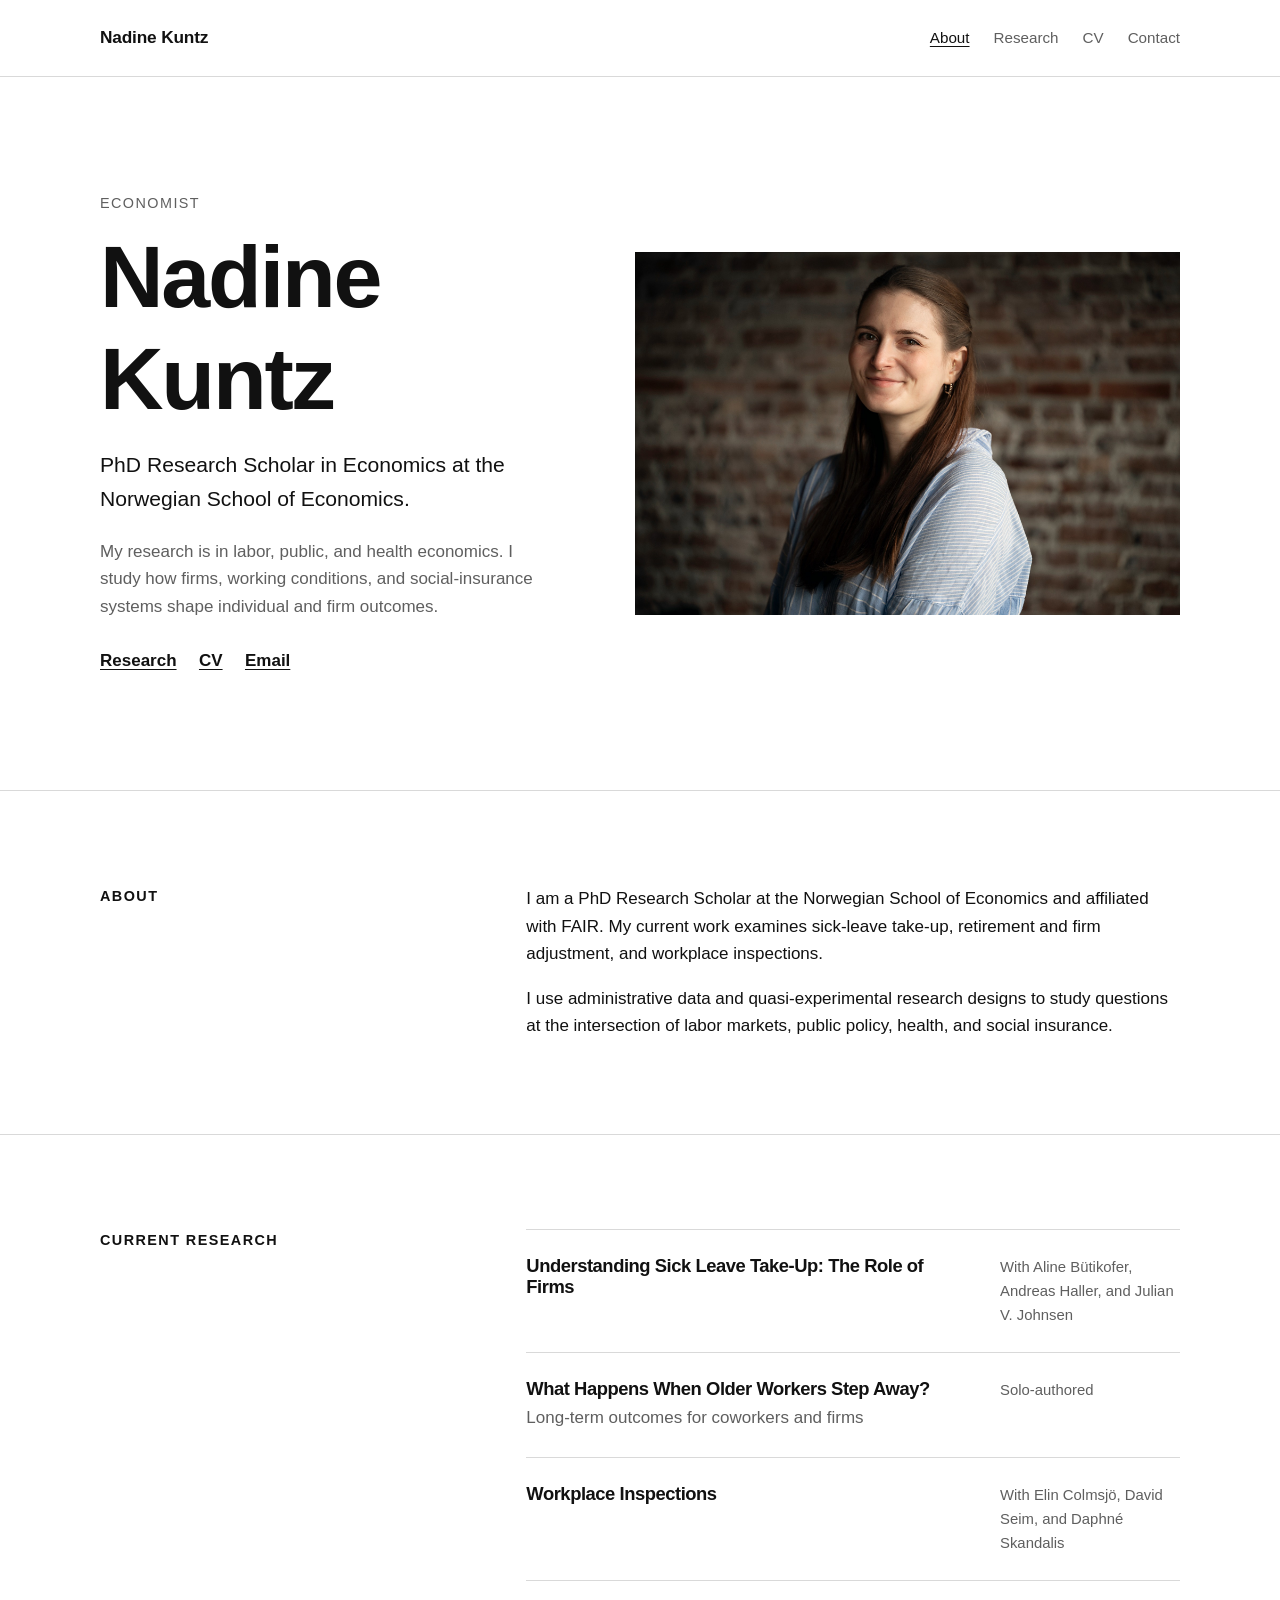
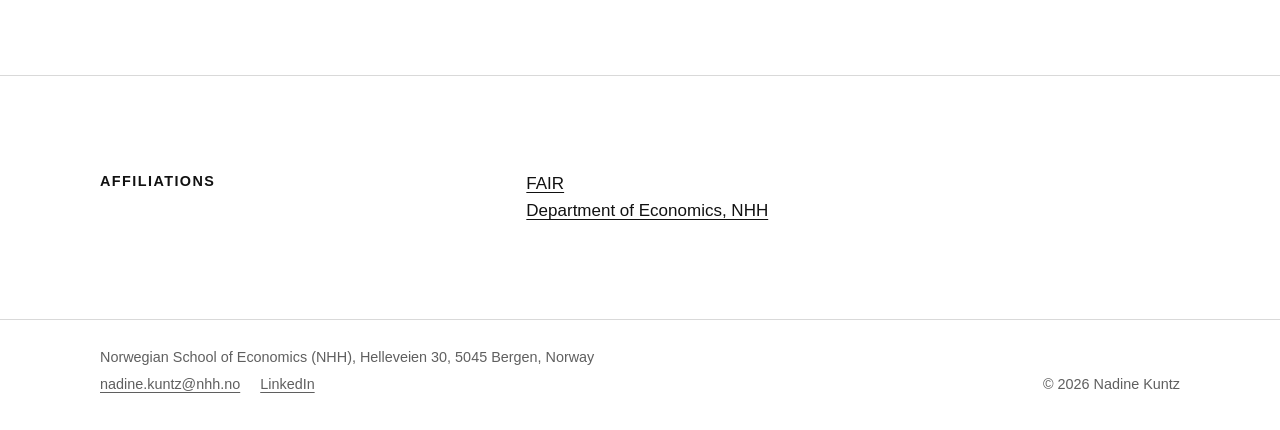
<file: index.html>
<!doctype html>
<html lang="en">
<head>
  <meta charset="utf-8">
  <meta name="viewport" content="width=device-width, initial-scale=1">
  <title>Nadine Kuntz — Economist</title>
  <meta name="description" content="Nadine Kuntz is a PhD Research Scholar in Economics at the Norwegian School of Economics, working in labor and public economics.">
  <meta property="og:title" content="Nadine Kuntz — Economist">
  <meta property="og:description" content="PhD Research Scholar in Economics at NHH.">
  <meta property="og:image" content="portrait.jpg">
  <link rel="stylesheet" href="styles.css">
  <meta name="google-site-verification" content="rsZOKJ-b-TebW-vSmCZGYBKA-d_dPsN14HdmBpgkdrA" />
</head>
<body>
  <a class="skip-link" href="#main">Skip to content</a>
  <header class="site-header">
    <div class="container header-inner">
      <a class="site-name" href="index.html">Nadine Kuntz</a>
      <nav class="site-nav" aria-label="Main navigation">
        <a href="index.html" aria-current="page">About</a>
        <a href="research.html">Research</a>
        <a href="cv.html">CV</a>
        <a href="contact.html">Contact</a>
      </nav>
    </div>
  </header>

  <main id="main">
    <section class="container intro">
      <div class="intro-copy">
        <p class="kicker">Economist</p>
        <h1>Nadine Kuntz</h1>
        <p class="lead">PhD Research Scholar in Economics at the Norwegian School of Economics.</p>
        <p class="muted">My research is in labor, public, and health economics. I study how firms, working conditions, and social-insurance systems shape individual and firm outcomes.</p>
        <div class="links">
          <a href="research.html">Research</a>
          <a href="Nadine_Kuntz_CV.pdf">CV</a>
          <a href="mailto:nadine.kuntz@nhh.no">Email</a>
        </div>
      </div>
      <div class="intro-image">
        <img class="portrait" src="portrait.jpg" alt="Portrait of Nadine Kuntz" width="1800" height="1197">
      </div>
    </section>

    <section class="section">
      <div class="container section-grid">
        <div class="section-label">About</div>
        <div class="text-block">
          <p>I am a PhD Research Scholar at the Norwegian School of Economics and affiliated with FAIR. My current work examines sick-leave take-up, retirement and firm adjustment, and workplace inspections.</p>
          <p>I use administrative data and quasi-experimental research designs to study questions at the intersection of labor markets, public policy, health, and social insurance.</p>
        </div>
      </div>
    </section>

    <section class="section">
      <div class="container section-grid">
        <div class="section-label">Current research</div>
        <div class="list">
          <div class="list-item">
            <div>
              <h3>Understanding Sick Leave Take-Up: The Role of Firms</h3>
            </div>
            <p class="meta">With Aline Bütikofer, Andreas Haller, and Julian V. Johnsen</p>
          </div>
          <div class="list-item">
            <div>
              <h3>What Happens When Older Workers Step Away?</h3>
              <p class="muted">Long-term outcomes for coworkers and firms</p>
            </div>
            <p class="meta">Solo-authored</p>
          </div>
          <div class="list-item">
            <div>
              <h3>Workplace Inspections</h3>
            </div>
            <p class="meta">With Elin Colmsjö, David Seim, and Daphné Skandalis</p>
          </div>
        </div>
      </div>
    </section>

    <section class="section">
      <div class="container section-grid">
        <div class="section-label">Affiliations</div>
        <div class="text-block">
          <p><a href="https://www.nhh.no/en/research-centres/fair/" target="_blank" rel="noopener">FAIR</a><br>
          <a href="https://www.nhh.no/en/departments/economics/" target="_blank" rel="noopener">Department of Economics, NHH</a></p>
        </div>
      </div>
    </section>
  </main>


  <footer class="site-footer">
    <div class="container footer-content">
      <div class="footer-contact" aria-label="Contact information">
        <span>Norwegian School of Economics (NHH), Helleveien 30, 5045 Bergen, Norway</span>
        <a href="mailto:nadine.kuntz@nhh.no">nadine.kuntz@nhh.no</a>
        <a href="https://www.linkedin.com/in/nadine-kuntz-927686182/" target="_blank" rel="noopener">LinkedIn</a>
      </div>
      <span class="copyright">© 2026 Nadine Kuntz</span>
    </div>
  </footer>
</body>
</html>
</file>
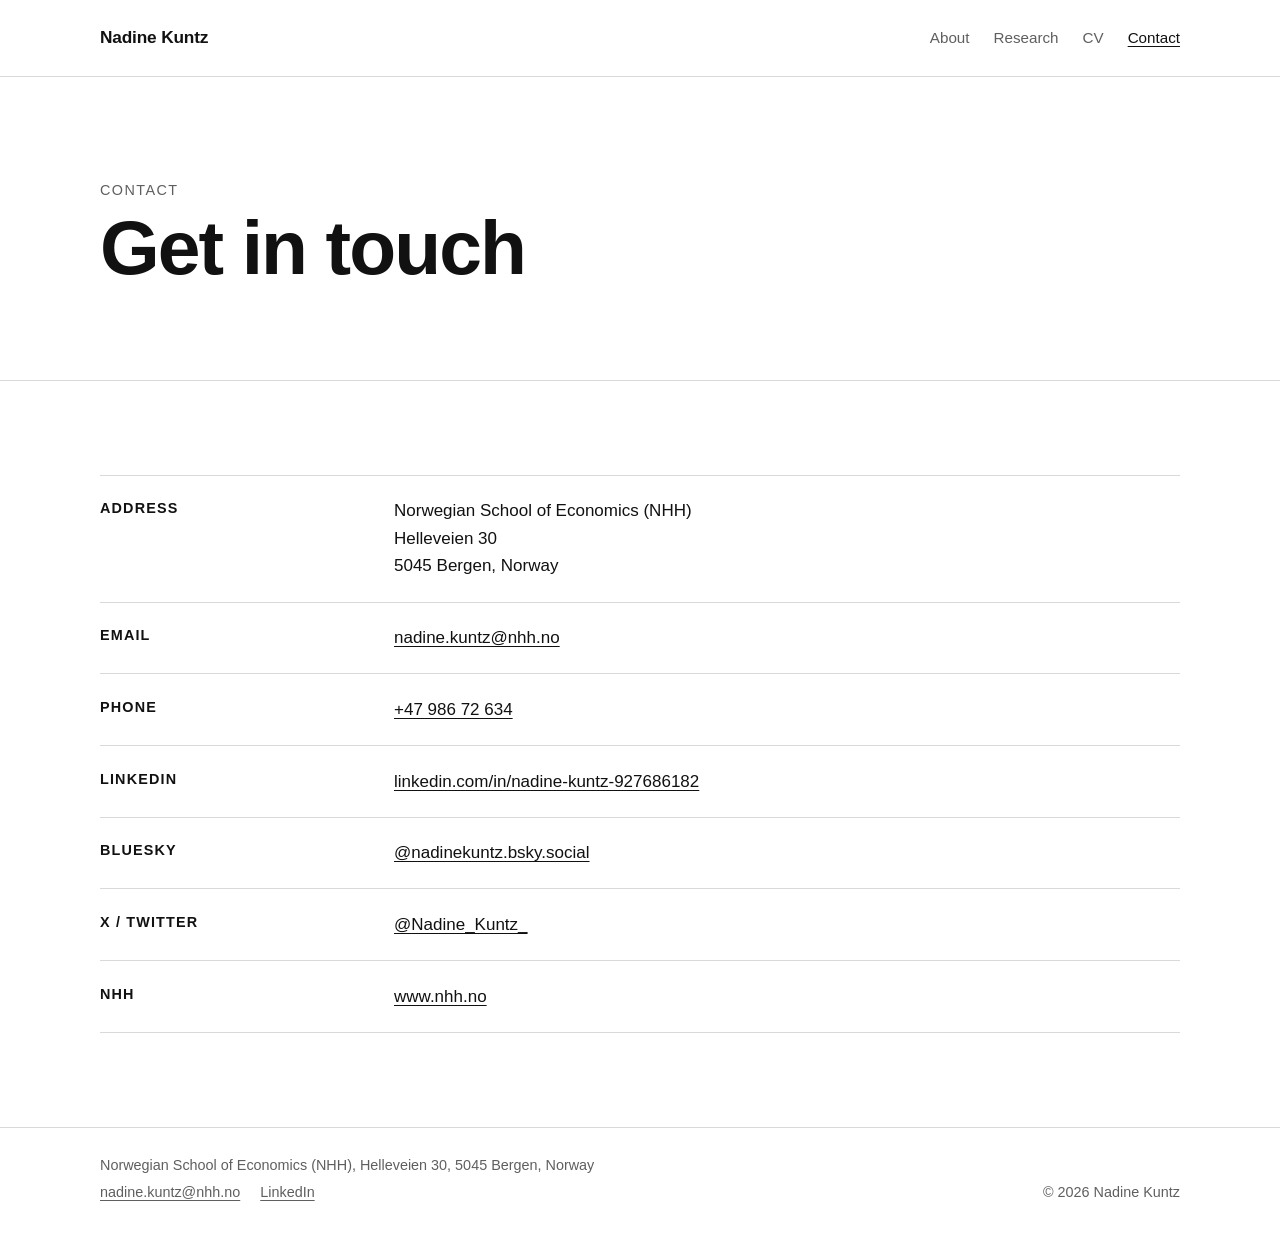
<file: contact.html>
<!doctype html>
<html lang="en">
<head>
  <meta charset="utf-8">
  <meta name="viewport" content="width=device-width, initial-scale=1">
  <title>Contact — Nadine Kuntz</title>
  <meta name="description" content="Contact information for Nadine Kuntz, PhD Research Scholar in Economics at NHH.">
  <link rel="stylesheet" href="styles.css">
</head>
<body>
  <a class="skip-link" href="#main">Skip to content</a>
  <header class="site-header">
    <div class="container header-inner">
      <a class="site-name" href="index.html">Nadine Kuntz</a>
      <nav class="site-nav" aria-label="Main navigation">
        <a href="index.html">About</a>
        <a href="research.html">Research</a>
        <a href="cv.html">CV</a>
        <a href="contact.html" aria-current="page">Contact</a>
      </nav>
    </div>
  </header>

  <main id="main">
    <section class="container page-heading">
      <p class="kicker">Contact</p>
      <h1>Get in touch</h1>
    </section>

    <section class="section">
      <div class="container contact-list">
        <div class="contact-row">
          <div class="contact-label">Address</div>
          <div>Norwegian School of Economics (NHH)<br>Helleveien 30<br>5045 Bergen, Norway</div>
        </div>
        <div class="contact-row">
          <div class="contact-label">Email</div>
          <div><a href="mailto:nadine.kuntz@nhh.no">nadine.kuntz@nhh.no</a></div>
        </div>
        <div class="contact-row">
          <div class="contact-label">Phone</div>
          <div><a href="tel:+4798672634">+47 986 72 634</a></div>
        </div>
        <div class="contact-row">
          <div class="contact-label">LinkedIn</div>
          <div><a href="https://www.linkedin.com/in/nadine-kuntz-927686182/" target="_blank" rel="noopener">linkedin.com/in/nadine-kuntz-927686182</a></div>
        </div>
        <div class="contact-row">
          <div class="contact-label">Bluesky</div>
          <div><a href="https://bsky.app/profile/nadinekuntz.bsky.social" target="_blank" rel="noopener">@nadinekuntz.bsky.social</a></div>
        </div>
        <div class="contact-row">
          <div class="contact-label">X / Twitter</div>
          <div><a href="https://x.com/Nadine_Kuntz_" target="_blank" rel="noopener">@Nadine_Kuntz_</a></div>
        </div>
        <div class="contact-row">
          <div class="contact-label">NHH</div>
          <div><a href="https://www.nhh.no/en/" target="_blank" rel="noopener">www.nhh.no</a></div>
        </div>
      </div>
    </section>
  </main>

  <footer class="site-footer">
    <div class="container footer-content">
      <div class="footer-contact" aria-label="Contact information">
        <span>Norwegian School of Economics (NHH), Helleveien 30, 5045 Bergen, Norway</span>
        <a href="mailto:nadine.kuntz@nhh.no">nadine.kuntz@nhh.no</a>
        <a href="https://www.linkedin.com/in/nadine-kuntz-927686182/" target="_blank" rel="noopener">LinkedIn</a>
      </div>
      <span class="copyright">© 2026 Nadine Kuntz</span>
    </div>
  </footer>
</body>
</html>
</file>
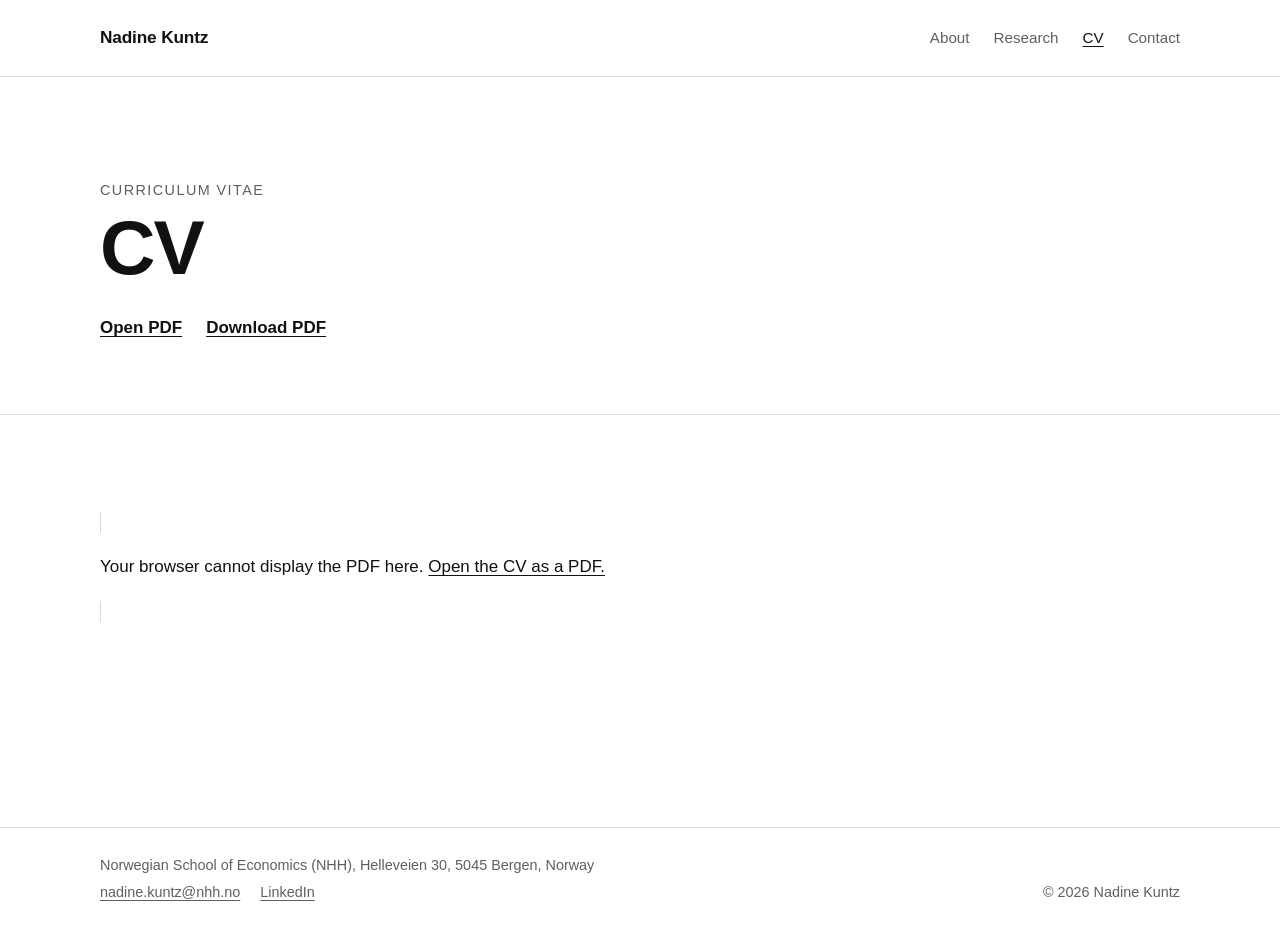
<file: cv.html>
<!doctype html>
<html lang="en">
<head>
  <meta charset="utf-8">
  <meta name="viewport" content="width=device-width, initial-scale=1">
  <title>CV — Nadine Kuntz</title>
  <meta name="description" content="Curriculum vitae of Nadine Kuntz, PhD Research Scholar in Economics at NHH.">
  <link rel="stylesheet" href="styles.css">
</head>
<body>
  <a class="skip-link" href="#main">Skip to content</a>
  <header class="site-header">
    <div class="container header-inner">
      <a class="site-name" href="index.html">Nadine Kuntz</a>
      <nav class="site-nav" aria-label="Main navigation">
        <a href="index.html">About</a>
        <a href="research.html">Research</a>
        <a href="cv.html" aria-current="page">CV</a>
        <a href="contact.html">Contact</a>
      </nav>
    </div>
  </header>

  <main id="main">
    <section class="container page-heading">
      <p class="kicker">Curriculum vitae</p>
      <h1>CV</h1>
      <div class="cv-actions">
        <a href="Nadine_Kuntz_CV.pdf" target="_blank" rel="noopener">Open PDF</a>
        <a href="Nadine_Kuntz_CV.pdf" download>Download PDF</a>
      </div>
    </section>

    <section class="section">
      <div class="container">
        <object class="cv-viewer" data="Nadine_Kuntz_CV.pdf" type="application/pdf">
          <p>Your browser cannot display the PDF here. <a href="Nadine_Kuntz_CV.pdf">Open the CV as a PDF.</a></p>
        </object>
      </div>
    </section>
  </main>


  <footer class="site-footer">
    <div class="container footer-content">
      <div class="footer-contact" aria-label="Contact information">
        <span>Norwegian School of Economics (NHH), Helleveien 30, 5045 Bergen, Norway</span>
        <a href="mailto:nadine.kuntz@nhh.no">nadine.kuntz@nhh.no</a>
        <a href="https://www.linkedin.com/in/nadine-kuntz-927686182/" target="_blank" rel="noopener">LinkedIn</a>
      </div>
      <span class="copyright">© 2026 Nadine Kuntz</span>
    </div>
  </footer>
</body>
</html>
</file>
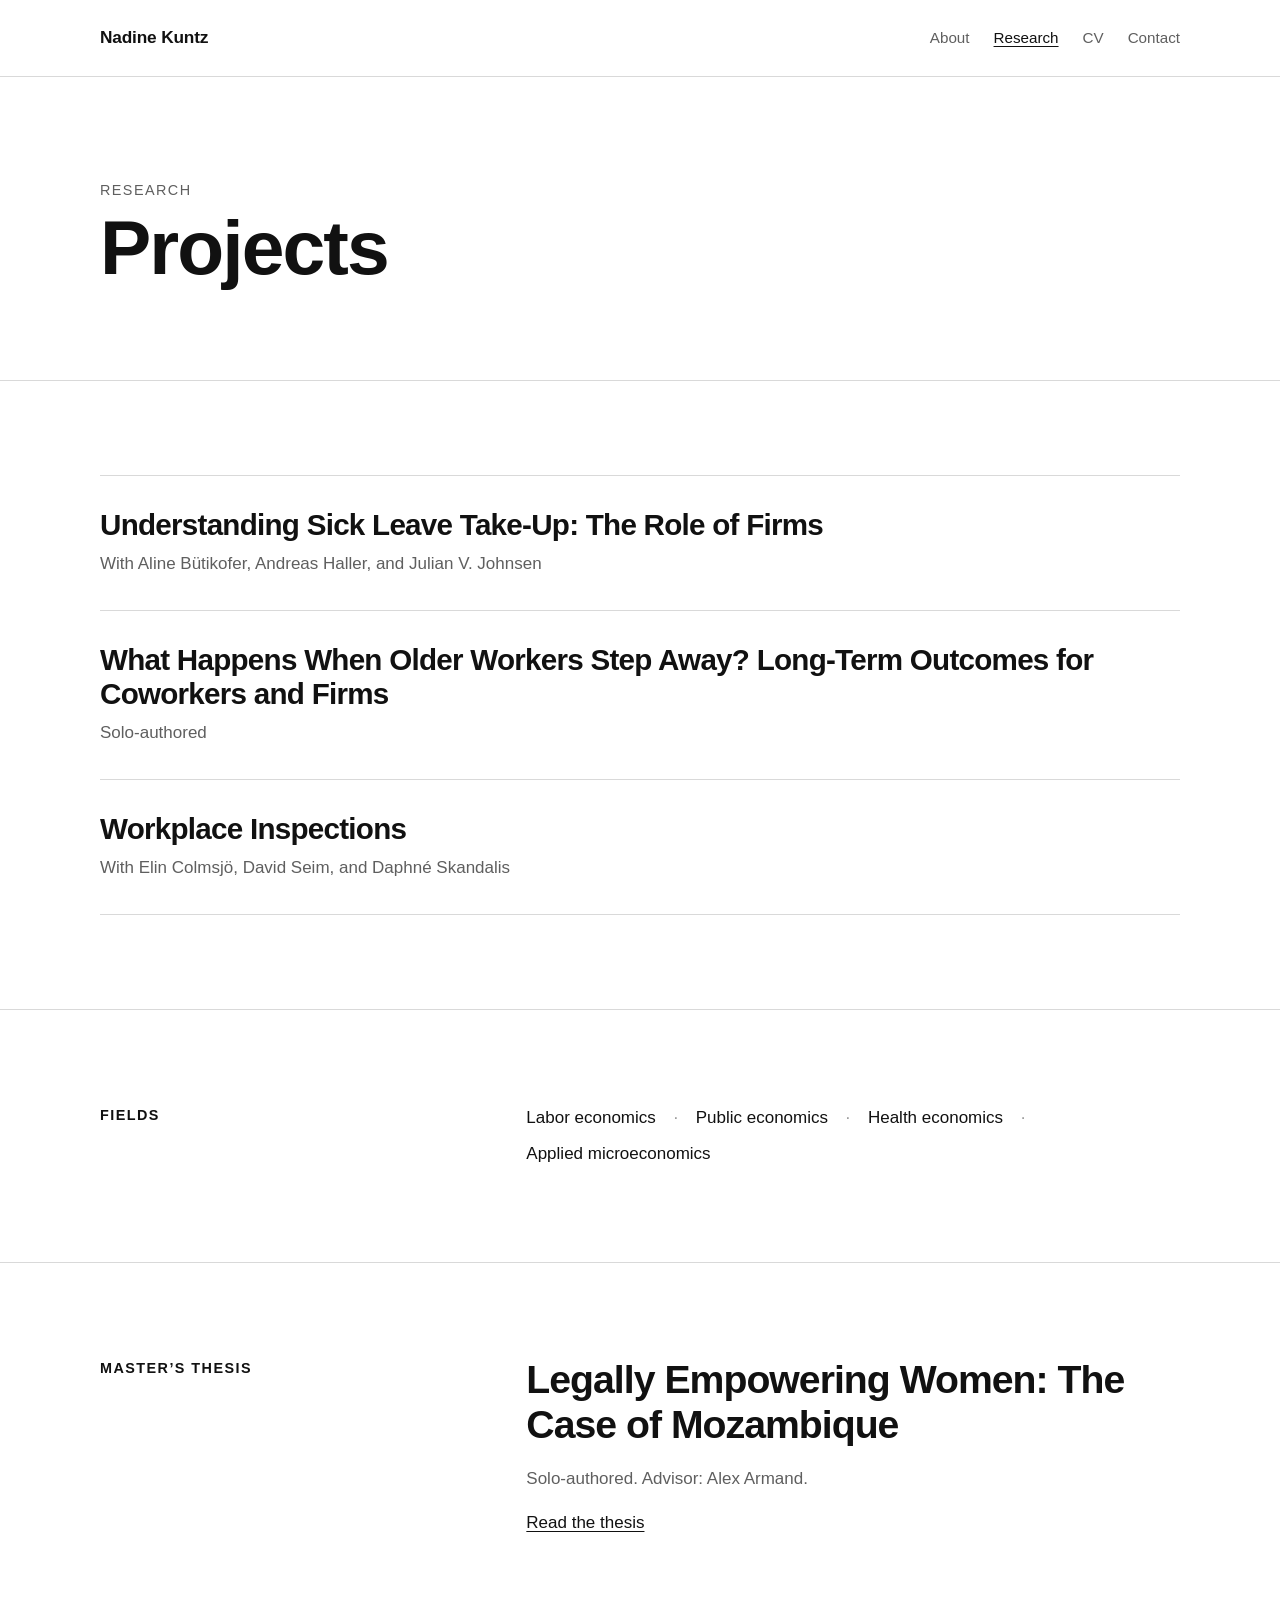
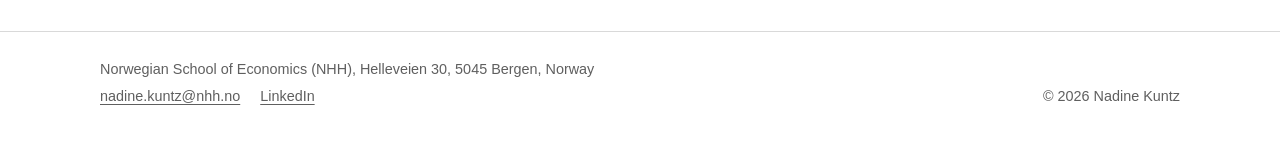
<file: research.html>
<!doctype html>
<html lang="en">
<head>
  <meta charset="utf-8">
  <meta name="viewport" content="width=device-width, initial-scale=1">
  <title>Research — Nadine Kuntz</title>
  <meta name="description" content="Research by Nadine Kuntz in labor, public, and health economics.">
  <link rel="stylesheet" href="styles.css">
</head>
<body>
  <a class="skip-link" href="#main">Skip to content</a>
  <header class="site-header">
    <div class="container header-inner">
      <a class="site-name" href="index.html">Nadine Kuntz</a>
      <nav class="site-nav" aria-label="Main navigation">
        <a href="index.html">About</a>
        <a href="research.html" aria-current="page">Research</a>
        <a href="cv.html">CV</a>
        <a href="contact.html">Contact</a>
      </nav>
    </div>
  </header>

  <main id="main">
    <section class="container page-heading">
      <p class="kicker">Research</p>
      <h1>Projects</h1>
    </section>

    <section class="section">
      <div class="container">
        <article class="project">
          <h2>Understanding Sick Leave Take-Up: The Role of Firms</h2>
          <p class="authors">With Aline Bütikofer, Andreas Haller, and Julian V. Johnsen</p>
        </article>
        <article class="project">
          <h2>What Happens When Older Workers Step Away? Long-Term Outcomes for Coworkers and Firms</h2>
          <p class="authors">Solo-authored</p>
        </article>
        <article class="project">
          <h2>Workplace Inspections</h2>
          <p class="authors">With Elin Colmsjö, David Seim, and Daphné Skandalis</p>
        </article>
      </div>
    </section>

    <section class="section">
      <div class="container section-grid">
        <div class="section-label">Fields</div>
        <ul class="fields">
          <li>Labor economics</li>
          <li>Public economics</li>
          <li>Health economics</li>
          <li>Applied microeconomics</li>
        </ul>
      </div>
    </section>

    <section class="section">
      <div class="container section-grid">
        <div class="section-label">Master’s thesis</div>
        <div class="text-block">
          <h2>Legally Empowering Women: The Case of Mozambique</h2>
          <p class="muted">Solo-authored. Advisor: Alex Armand.</p>
          <p><a href="https://run.unl.pt/handle/10362/172367?locale=en" target="_blank" rel="noopener">Read the thesis</a></p>
        </div>
      </div>
    </section>
  </main>


  <footer class="site-footer">
    <div class="container footer-content">
      <div class="footer-contact" aria-label="Contact information">
        <span>Norwegian School of Economics (NHH), Helleveien 30, 5045 Bergen, Norway</span>
        <a href="mailto:nadine.kuntz@nhh.no">nadine.kuntz@nhh.no</a>
        <a href="https://www.linkedin.com/in/nadine-kuntz-927686182/" target="_blank" rel="noopener">LinkedIn</a>
      </div>
      <span class="copyright">© 2026 Nadine Kuntz</span>
    </div>
  </footer>
</body>
</html>
</file>
<file: styles.css>
:root {
  --text: #111111;
  --muted: #5f5f5f;
  --line: #d9d9d9;
  --background: #ffffff;
  --max-width: 1080px;
}

* { box-sizing: border-box; }

html { scroll-behavior: smooth; }

body {
  margin: 0;
  background: var(--background);
  color: var(--text);
  font-family: Arial, Helvetica, sans-serif;
  font-size: 17px;
  line-height: 1.62;
  -webkit-font-smoothing: antialiased;
}

img { display: block; max-width: 100%; height: auto; }
a { color: var(--text); text-underline-offset: 0.18em; }
a:hover { color: #555555; }

.skip-link {
  position: absolute;
  left: -9999px;
  top: 0;
  padding: 0.7rem 1rem;
  background: #000;
  color: #fff;
  z-index: 100;
}
.skip-link:focus { left: 1rem; top: 1rem; }

.container {
  width: min(calc(100% - 48px), var(--max-width));
  margin: 0 auto;
}

.site-header {
  border-bottom: 1px solid var(--line);
}

.header-inner {
  min-height: 76px;
  display: flex;
  align-items: center;
  justify-content: space-between;
  gap: 2rem;
}

.site-name {
  font-size: 1.08rem;
  font-weight: 700;
  text-decoration: none;
  letter-spacing: -0.01em;
}

.site-nav {
  display: flex;
  flex-wrap: wrap;
  gap: 1.5rem;
  font-size: 0.95rem;
}

.site-nav a {
  text-decoration: none;
  color: var(--muted);
}

.site-nav a:hover,
.site-nav a[aria-current="page"] {
  color: var(--text);
  text-decoration: underline;
}

main { min-height: calc(100vh - 150px); }

.intro {
  display: grid;
  grid-template-columns: minmax(0, 0.9fr) minmax(360px, 1.1fr);
  gap: clamp(42px, 7vw, 92px);
  align-items: center;
  padding-top: clamp(64px, 9vw, 116px);
  padding-bottom: clamp(64px, 9vw, 116px);
}

h1, h2, h3 {
  margin-top: 0;
  line-height: 1.16;
  letter-spacing: -0.025em;
}

h1 {
  font-size: clamp(2.8rem, 7vw, 5.5rem);
  margin-bottom: 1.1rem;
  font-weight: 700;
}

h2 {
  font-size: clamp(1.7rem, 3.5vw, 2.45rem);
  margin-bottom: 1rem;
}

h3 {
  font-size: 1.15rem;
  margin-bottom: 0.35rem;
}

.kicker {
  margin: 0 0 0.65rem;
  color: var(--muted);
  font-size: 0.9rem;
  text-transform: uppercase;
  letter-spacing: 0.1em;
}

.lead {
  font-size: clamp(1.12rem, 2vw, 1.32rem);
  max-width: 640px;
  margin: 0 0 1.35rem;
}

.muted { color: var(--muted); }

.intro-copy p { max-width: 650px; }

.links {
  display: flex;
  flex-wrap: wrap;
  gap: 0.8rem 1.4rem;
  margin-top: 1.7rem;
}

.links a { font-weight: 700; }

.portrait {
  width: 100%;
  border: 0;
}

.section {
  padding: clamp(58px, 8vw, 94px) 0;
  border-top: 1px solid var(--line);
}

.section-grid {
  display: grid;
  grid-template-columns: minmax(180px, 0.34fr) minmax(0, 0.66fr);
  gap: clamp(36px, 7vw, 90px);
  align-items: start;
}

.section-label {
  font-size: 0.9rem;
  font-weight: 700;
  text-transform: uppercase;
  letter-spacing: 0.1em;
}

.text-block p:first-child { margin-top: 0; }
.text-block p:last-child { margin-bottom: 0; }

.list {
  border-top: 1px solid var(--line);
}

.list-item {
  display: grid;
  grid-template-columns: minmax(0, 1fr) minmax(180px, 0.35fr);
  gap: 2rem;
  padding: 1.55rem 0;
  border-bottom: 1px solid var(--line);
}

.list-item p { margin: 0; }
.list-item .meta { color: var(--muted); font-size: 0.93rem; }

.page-heading {
  padding: clamp(62px, 8vw, 104px) 0 clamp(42px, 6vw, 72px);
}

.page-heading h1 {
  font-size: clamp(2.6rem, 6vw, 4.8rem);
  margin-bottom: 1rem;
}

.page-heading p { max-width: 720px; margin: 0; }

.project {
  padding: 2rem 0;
  border-top: 1px solid var(--line);
}
.project:last-child { border-bottom: 1px solid var(--line); }
.project h2 { font-size: clamp(1.35rem, 2.5vw, 1.85rem); margin-bottom: 0.5rem; }
.project p { margin: 0.35rem 0 0; max-width: 820px; }
.project .authors { color: var(--muted); }

.fields {
  display: flex;
  flex-wrap: wrap;
  gap: 0.55rem 1.1rem;
  padding: 0;
  margin: 0;
  list-style: none;
}
.fields li::after { content: "·"; margin-left: 1.1rem; color: #999; }
.fields li:last-child::after { content: ""; margin: 0; }

.cv-actions {
  display: flex;
  flex-wrap: wrap;
  gap: 1rem 1.5rem;
  margin-top: 1.4rem;
}
.cv-actions a { font-weight: 700; }

.cv-viewer {
  width: 100%;
  height: 1000px;
  border: 1px solid var(--line);
  background: #f5f5f5;
}

.site-footer {
  border-top: 1px solid var(--line);
  padding: 26px 0 34px;
  color: var(--muted);
  font-size: 0.9rem;
}

.footer-content {
  display: grid;
  grid-template-columns: minmax(0, 1fr) auto;
  gap: 1.5rem 3rem;
  align-items: end;
}

.footer-contact {
  display: flex;
  flex-wrap: wrap;
  gap: 0.25rem 1.25rem;
}

.footer-contact span {
  flex-basis: 100%;
}

.footer-contact a,
.copyright {
  color: var(--muted);
}

.contact-list {
  border-top: 1px solid var(--line);
}

.contact-row {
  display: grid;
  grid-template-columns: minmax(150px, 0.25fr) minmax(0, 0.75fr);
  gap: 2rem;
  padding: 1.35rem 0;
  border-bottom: 1px solid var(--line);
}

.contact-label {
  font-size: 0.9rem;
  font-weight: 700;
  text-transform: uppercase;
  letter-spacing: 0.08em;
}

@media (max-width: 780px) {
  body { font-size: 16px; }
  .container { width: min(calc(100% - 34px), var(--max-width)); }
  .header-inner { align-items: flex-start; flex-direction: column; gap: 0.65rem; padding: 18px 0; }
  .site-nav { gap: 0.6rem 1.15rem; }
  .intro { grid-template-columns: 1fr; }
  .intro-image { order: -1; }
  .section-grid { grid-template-columns: 1fr; gap: 1.25rem; }
  .list-item { grid-template-columns: 1fr; gap: 0.45rem; }
  .fields li::after { content: ""; margin: 0; }
  .fields { gap: 0.5rem 1rem; }
  .cv-viewer { height: 720px; }
  .footer-content { grid-template-columns: 1fr; align-items: start; }
  .contact-row { grid-template-columns: 1fr; gap: 0.35rem; }
}
</file>
